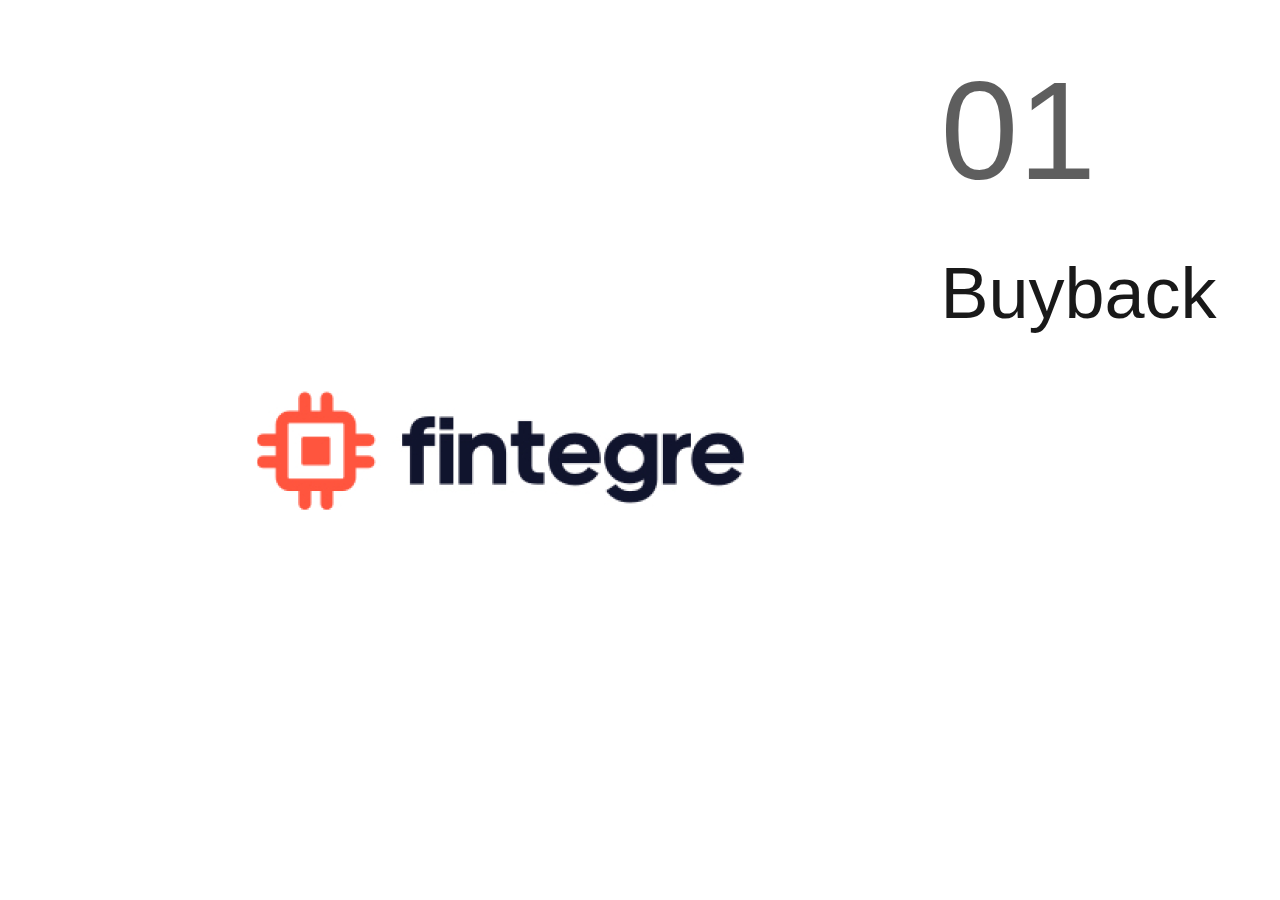
<file: index.html>
<!doctype html>
<html lang="en">
<head>
    <meta charset="UTF-8">
    <meta name="viewport"
          content="width=device-width, user-scalable=no, initial-scale=1.0, maximum-scale=1.0, minimum-scale=1.0">
    <meta http-equiv="X-UA-Compatible" content="ie=edge">
    <title>Fintegre</title>
    <!-- Main Style CSS -->
    <link rel="stylesheet" href="assets/css/reset.css">

    <! -- Home Style CSS -->
    <link rel="stylesheet" href="assets/css/home.style.css">
</head>
<body>
<div>
    <div class="div">
        <div class="column">
            <div class="div-2">
                <img
                        loading="lazy"
                        src="assets/images/3.png" class="img"
                />
            </div>
        </div>
        <div class="column-2">
            <div class="div-3">
                <div class="div-4">01</div>
                <div class="div-5">Buyback</div>
            </div>
        </div>
    </div>
</div>
</body>
</html>
</file>
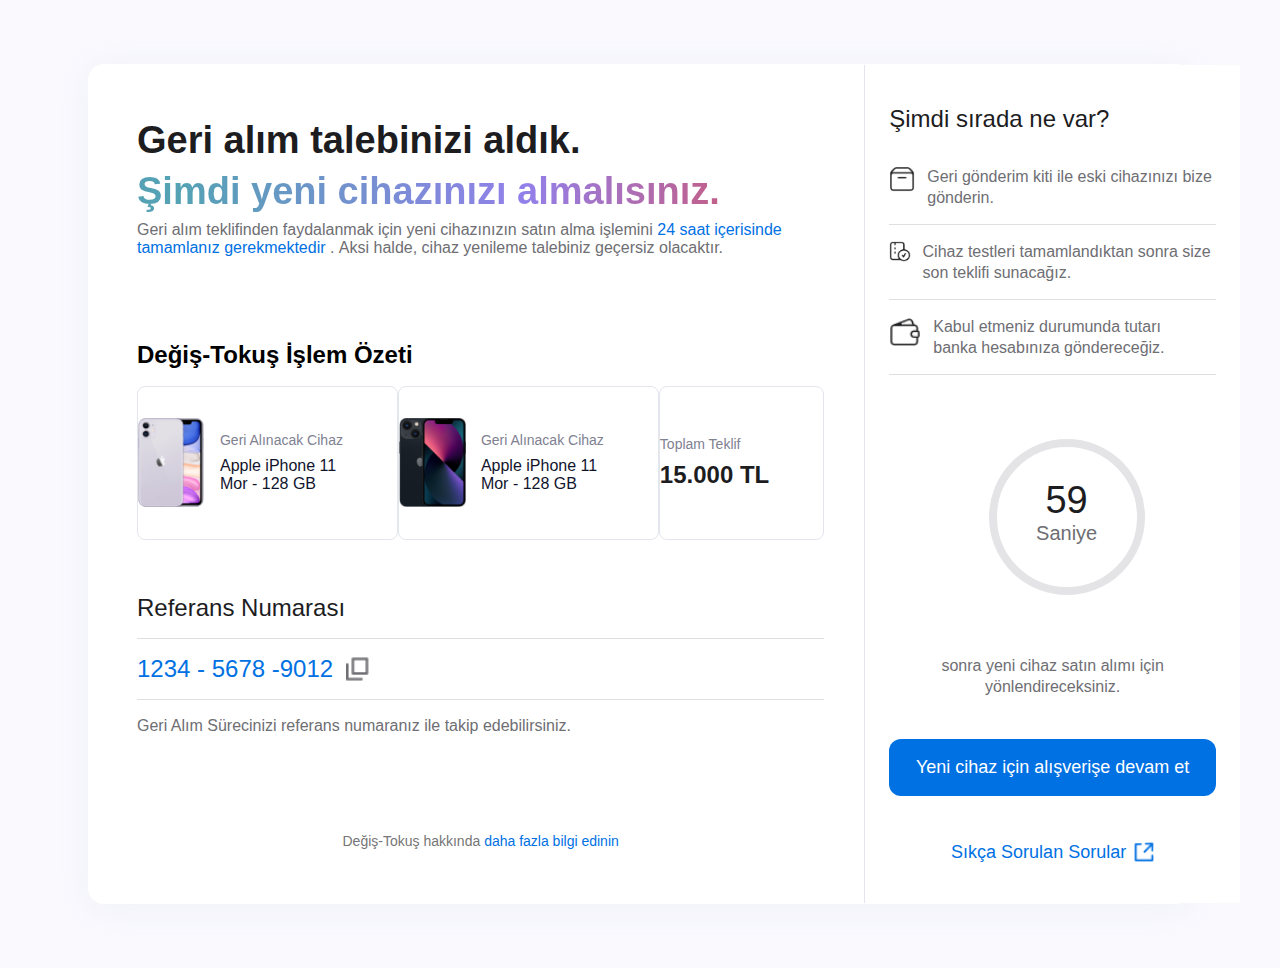
<file: feedback.html>
<!DOCTYPE html>
<html lang="en">
  <head>
    <meta charset="UTF-8" />
    <meta
      name="viewport"
      content="width=device-width, user-scalable=no, initial-scale=1.0, maximum-scale=1.0, minimum-scale=1.0"
    />
    <meta http-equiv="X-UA-Compatible" content="ie=edge" />
    <title>Document</title>

    <!-- Main Style CSS -->
    <link rel="stylesheet" href="assets/css/reset.css" />

    <! -- Feedback Style CSS -->
    <link rel="stylesheet" href="assets/css/feedback.style.css" />
  </head>
  <body>
    <div class="div">
      <div class="div-2">
        <div class="div-3">
          <div class="column">
            <div class="div-4">
              <div class="div-5">Geri alım talebinizi aldık.</div>
              <div class="div-6">Şimdi yeni cihazınızı almalısınız.</div>
              <div class="div-7">
                <span
                  style="
                    font-family: SF Pro Display, -apple-system, Roboto,
                      Helvetica, sans-serif;
                    font-weight: 400;
                    color: rgba(110, 110, 115, 1);
                  "
                >
                  Geri alım teklifinden faydalanmak için yeni cihazınızın satın
                  alma işlemini
                </span>
                <span
                  style="
                    font-family: SF Pro Display, -apple-system, Roboto,
                      Helvetica, sans-serif;
                    font-weight: 500;
                    color: rgba(0, 113, 227, 1);
                  "
                >
                  24 saat içerisinde tamamlanız gerekmektedir
                </span>
                <span
                  style="
                    font-family: SF Pro Display, -apple-system, Roboto,
                      Helvetica, sans-serif;
                    font-weight: 500;
                    color: rgba(110, 110, 115, 1);
                  "
                >
                  .
                </span>
                <span
                  style="
                    font-family: SF Pro Display, -apple-system, Roboto,
                      Helvetica, sans-serif;
                    font-weight: 400;
                    color: rgba(110, 110, 115, 1);
                  "
                >
                  Aksi halde, cihaz yenileme talebiniz geçersiz olacaktır.
                </span>
              </div>
              <div class="div-8">Değiş-Tokuş İşlem Özeti</div>
              <div class="div-center">
                <div class="div-9">
                  <img
                    loading="lazy"
                    src="assets/images/iPhone.png"
                    class="img"
                  />
                  <div class="div-10">
                    <div class="div-11">Geri Alınacak Cihaz</div>
                    <div class="div-12">
                      Apple iPhone 11
                      <br />
                      Mor - 128 GB
                    </div>
                  </div>
                </div>
                <div class="div-9">
                  <img
                    loading="lazy"
                    src="assets/images/iPhoneX.png"
                    class="img"
                  />
                  <div class="div-14">
                    <div class="div-15">Geri Alınacak Cihaz</div>
                    <div class="div-16">
                      Apple iPhone 11
                      <br />
                      Mor - 128 GB
                    </div>
                  </div>
                </div>
                <div class="div-9">
                  <div class="div-18">
                    <div class="div-19">Toplam Teklif</div>
                    <div class="div-20">15.000 TL</div>
                  </div>
                </div>
              </div>
              <div class="div-21">Referans Numarası</div>
              <div class="div-22" id="creditCardDiv">
                <div class="div-23">1234 - 5678 -9012</div>
                <img
                  onclick="copyText()"
                  loading="lazy"
                  src="/assets/images/copy.png"
                  class="img-2"
                />
              </div>
              <div class="div-24">
                Geri Alım Sürecinizi referans numaranız ile takip edebilirsiniz.
              </div>
              <div class="div-25">
                <span style="color: rgba(118, 118, 118, 1)">
                  Değiş-Tokuş hakkında
                </span>
                <span style="color: rgba(0, 113, 227, 1); cursor: pointer">
                  daha fazla bilgi edinin
                </span>
              </div>
            </div>
          </div>
          <div class="column-2">
            <div class="div-26">
              <div class="div-27">Şimdi sırada ne var?</div>
              <div class="div-28">
                <img
                  loading="lazy"
                  src="assets/images/Icon1.png"
                  class="img-3"
                />
                <div class="div-29">
                  Geri gönderim kiti ile eski cihazınızı bize gönderin.
                </div>
              </div>
              <div class="div-30">
                <img
                  loading="lazy"
                  src="assets/images/Icon2.png"
                  class="img-4"
                />
                <div class="div-31">
                  Cihaz testleri tamamlandıktan sonra size son teklifi
                  sunacağız.
                </div>
              </div>
              <div class="div-32">
                <img
                  loading="lazy"
                  src="assets/images/Icon3.png"
                  class="img-5"
                />
                <div class="div-33">
                  Kabul etmeniz durumunda tutarı
                  <br />
                  banka hesabınıza göndereceğiz.
                </div>
              </div>
              <div class="div-34">
                <div class="circle" id="countdown">
                  <div class="div-35">59</div>
                  <div class="div-36">Saniye</div>
                </div>
              </div>
              <div class="div-37">
                sonra yeni cihaz satın alımı için yönlendireceksiniz.
              </div>
              <button class="div-38">Yeni cihaz için alışverişe devam et</button>
              <div class="div-39">
                <div class="div-40">Sıkça Sorulan Sorular</div>
                <img
                  loading="lazy"
                  src="assets/images/Icon4.png"
                  class="img-7"
                />
              </div>
            </div>
          </div>
        </div>
      </div>
    </div>
    <script src="assets/js/feedback.js"></script>
  </body>
</html>
</file>
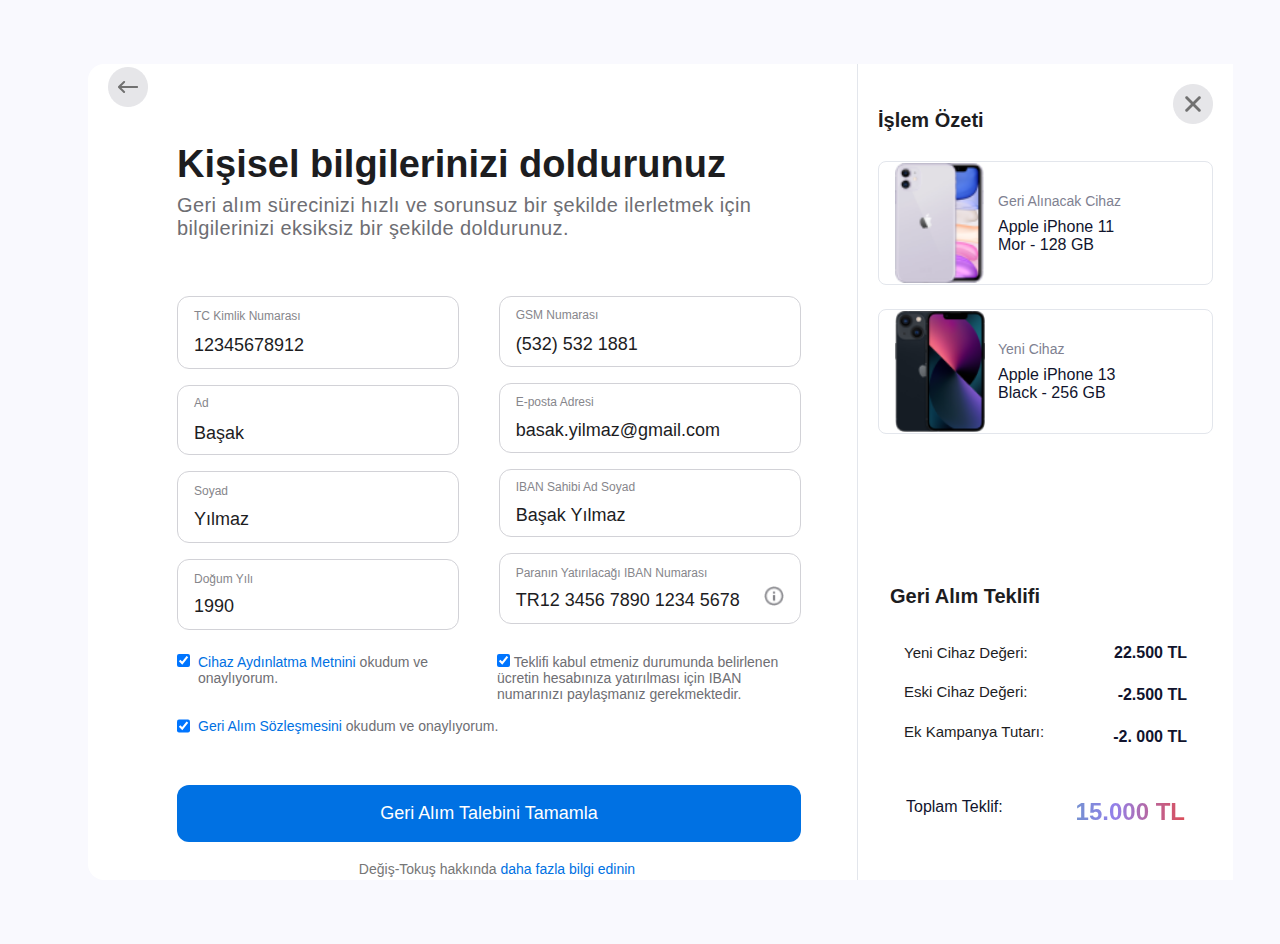
<file: personel-information.html>
<!DOCTYPE html>
<html lang="en">
  <head>
    <meta charset="UTF-8" />
    <meta
      name="viewport"
      content="width=device-width, user-scalable=no, initial-scale=1.0, maximum-scale=1.0, minimum-scale=1.0"
    />
    <meta http-equiv="X-UA-Compatible" content="ie=edge" />
    <title>Fill in your personal information</title>

    <!-- Main Style CSS -->
    <link rel="stylesheet" href="assets/css/reset.css" />

    <!-- Personal Information Style CSS -->
    <link rel="stylesheet" href="assets/css/personel.style.css" />
  </head>
  <body>
    <div class="div">
      <div class="div-2">
        <div class="div-3">
          <div class="column">
            <div class="div-4">
              <img loading="lazy" src="assets/images/Icon.png" class="img" />
              <div class="div-5">
                <div class="div-6">Kişisel bilgilerinizi doldurunuz</div>
                <div class="div-7">
                  Geri alım sürecinizi hızlı ve sorunsuz bir şekilde ilerletmek
                  için bilgilerinizi eksiksiz bir şekilde doldurunuz.
                </div>
                <div class="div-8">
                  <div class="div-9">
                    <div class="column-2">
                      <div class="div-10">
                        <div class="div-11">
                          <div class="div-12">TC Kimlik Numarası</div>
                          <div class="div-13">12345678912</div>
                        </div>
                        <div class="div-14">
                          <div class="div-15">Ad</div>
                          <div class="div-16">Başak</div>
                        </div>
                        <div class="div-17">
                          <div class="div-18">Soyad</div>
                          <div class="div-19">Yılmaz</div>
                        </div>
                        <div class="div-20">
                          <div class="div-21">Doğum Yılı</div>
                          <div class="div-22">1990</div>
                        </div>
                      </div>
                    </div>
                    <div class="column-3">
                      <div class="div-23">
                        <div class="div-24">
                          <div class="div-25">GSM Numarası</div>
                          <div class="div-26">(532) 532 1881</div>
                        </div>
                        <div class="div-27">
                          <div class="div-28">E-posta Adresi</div>
                          <div class="div-29">basak.yilmaz@gmail.com</div>
                        </div>
                        <div class="div-30">
                          <div class="div-31">IBAN Sahibi Ad Soyad</div>
                          <div class="div-32">Başak Yılmaz</div>
                        </div>
                          <div class="div-33 ">
                              <div class="div-34">
                                  <div class="div-35">
                                      Paranın Yatırılacağı IBAN Numarası
                                  </div>
                                  <div class="div-36">TR12 3456 7890 1234 5678</div>
                              </div>
                              <div class="tooltip-container">
                              <img
                                      loading="lazy"
                                      src="assets/images/IconI.png"
                                      class="img-2"
                              />
                              <div class="tooltip-text">Teklifi kabul etmeniz durumunda belirlenen ücretin hesabınıza yatırılması için IBAN numarınızı paylaşmanız gerekmektedir.</div>
                              </div>
                          </div>

                      </div>
                    </div>
                  </div>
                </div>
                <div class="div-37">

                  <div class="div-38">
                    <input type="checkbox"  checked />
                    <div class="div-39">
                      <span style="color: rgba(0, 113, 227, 1)">
                        Cihaz Aydınlatma Metnini
                      </span>
                      <span style="color: rgba(110, 110, 115, 1)">
                        okudum ve onaylıyorum.
                      </span>
                    </div>
                  </div>
                    <div  class="div-40">
                  <input type="checkbox"  checked />
                  <span>
                    Teklifi kabul etmeniz durumunda belirlenen ücretin
                    hesabınıza yatırılması için IBAN numarınızı paylaşmanız
                    gerekmektedir.
                  </span>
                    </div>
                </div>
                <div class="div-41">
                  <input type="checkbox" required  checked />
                  <div class="div-42">
                    <span style="color: rgba(0, 113, 227, 1)">
                      Geri Alım Sözleşmesini
                    </span>
                    <span style="color: rgba(110, 110, 115, 1)">
                      okudum ve onaylıyorum.
                    </span>
                  </div>
                </div>
                <button class="div-43" id="button1" onclick="showLoader()">Geri Alım Talebini Tamamla<span id="loader1" class="loader"></span></button>

                <div class="div-44">
                  <span style="color: rgba(118, 118, 118, 1)">
                    Değiş-Tokuş hakkında
                  </span>
                  <span style="color: rgba(0, 113, 227, 1)">
                    daha fazla bilgi edinin
                  </span>
                </div>
              </div>
            </div>
          </div>
          <div class="column-4">
            <div class="div-45">
              <div class="div-46">
                <div class="div-47">İşlem Özeti</div>
                <img
                  loading="lazy"
                  src="/assets/images/IconX.png"
                  class="img-6"
                />
              </div>
              <div class="div-48">
                <img
                  loading="lazy"
                  src="assets/images/iPhone.png"
                  class="img-7"
                />
                <div class="div-49">
                  <div class="div-50">Geri Alınacak Cihaz</div>
                  <div class="div-51">
                    Apple iPhone 11
                    <br />
                    Mor - 128 GB
                  </div>
                </div>
              </div>
              <div class="div-52">
                <img
                  loading="lazy"
                  src="assets/images/iPhoneX.png"
                  class="img-8"
                />
                <div class="div-53">
                  <div class="div-54">Yeni Cihaz</div>
                  <div class="div-55">
                    Apple iPhone 13
                    <br />
                    Black - 256 GB
                  </div>
                </div>
              </div>
              <div class="div-56">Geri Alım Teklifi</div>
              <div class="div-57">
                <div class="div-58">
                  <div class="div-59">Yeni Cihaz Değeri:</div>
                  <div class="div-60">Eski Cihaz Değeri:</div>
                  <div class="div-61">Ek Kampanya Tutarı:</div>
                </div>
                <div class="div-62">
                  <div class="div-63">22.500 TL</div>
                  <div class="div-64">-2.500 TL</div>
                  <div class="div-65">-2. 000 TL</div>
                </div>
              </div>
              <div class="div-66">
                <div class="div-67">Toplam Teklif:</div>
                <div class="div-68">15.000 TL</div>
              </div>
            </div>
          </div>
        </div>
      </div>
    </div>
    <script src="assets/js/personel.js"></script>
  </body>
</html>
</file>
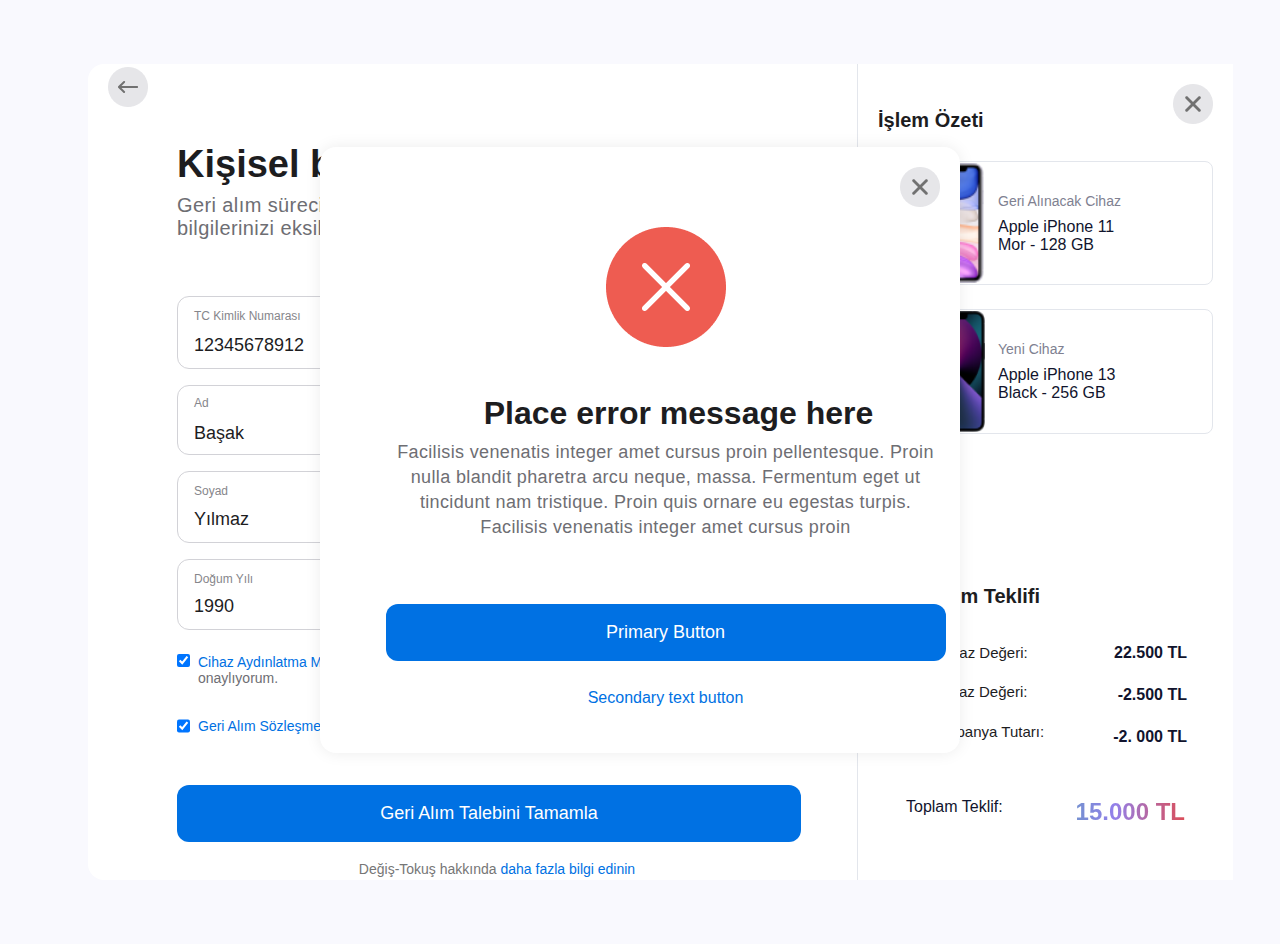
<file: popup-page.html>
<!DOCTYPE html>
<html lang="en">
  <head>
    <meta charset="UTF-8" />
    <meta
      name="viewport"
      content="width=device-width, user-scalable=no, initial-scale=1.0, maximum-scale=1.0, minimum-scale=1.0"
    />
    <meta http-equiv="X-UA-Compatible" content="ie=edge" />
    <title>Document</title>

    <!-- Main Style CSS -->
    <link rel="stylesheet" href="assets/css/reset.css" />


    <! -- Personal Information Style CSS -->
    <link rel="stylesheet" href="assets/css/personel.style.css" />

    <! -- Popup Style CSS -->
    <link rel="stylesheet" href="assets/css/popup.style.css" />
  </head>
  <body onload="openModal()">
    <div class="div z-index">
    <div class="div-2">
      <div class="div-3">
        <div class="column">
          <div class="div-4">
            <img loading="lazy" src="assets/images/Icon.png" class="img" />
            <div class="div-5">
              <div class="div-6">Kişisel bilgilerinizi doldurunuz</div>
              <div class="div-7">
                Geri alım sürecinizi hızlı ve sorunsuz bir şekilde ilerletmek
                için bilgilerinizi eksiksiz bir şekilde doldurunuz.
              </div>
              <div class="div-8">
                <div class="div-9">
                  <div class="column-2">
                    <div class="div-10">
                      <div class="div-11">
                        <div class="div-12">TC Kimlik Numarası</div>
                        <div class="div-13">12345678912</div>
                      </div>
                      <div class="div-14">
                        <div class="div-15">Ad</div>
                        <div class="div-16">Başak</div>
                      </div>
                      <div class="div-17">
                        <div class="div-18">Soyad</div>
                        <div class="div-19">Yılmaz</div>
                      </div>
                      <div class="div-20">
                        <div class="div-21">Doğum Yılı</div>
                        <div class="div-22">1990</div>
                      </div>
                    </div>
                  </div>
                  <div class="column-3">
                    <div class="div-23">
                      <div class="div-24">
                        <div class="div-25">GSM Numarası</div>
                        <div class="div-26">(532) 532 1881</div>
                      </div>
                      <div class="div-27">
                        <div class="div-28">E-posta Adresi</div>
                        <div class="div-29">basak.yilmaz@gmail.com</div>
                      </div>
                      <div class="div-30">
                        <div class="div-31">IBAN Sahibi Ad Soyad</div>
                        <div class="div-32">Başak Yılmaz</div>
                      </div>
                      <div class="div-33 ">
                        <div class="div-34">
                          <div class="div-35">
                            Paranın Yatırılacağı IBAN Numarası
                          </div>
                          <div class="div-36">TR12 3456 7890 1234 5678</div>
                        </div>
                        <div class="tooltip-container">
                          <img
                                  loading="lazy"
                                  src="assets/images/IconI.png"
                                  class="img-2"
                          />
                          <div class="tooltip-text">Teklifi kabul etmeniz durumunda belirlenen ücretin hesabınıza yatırılması için IBAN numarınızı paylaşmanız gerekmektedir.</div>
                        </div>
                      </div>

                    </div>
                  </div>
                </div>
              </div>
              <div class="div-37">

                <div class="div-38">
                  <input type="checkbox"  checked />
                  <div class="div-39">
                      <span style="color: rgba(0, 113, 227, 1)">
                        Cihaz Aydınlatma Metnini
                      </span>
                    <span style="color: rgba(110, 110, 115, 1)">
                        okudum ve onaylıyorum.
                      </span>
                  </div>
                </div>
                <div  class="div-40">
                  <input type="checkbox"  checked />
                  <span>
                    Teklifi kabul etmeniz durumunda belirlenen ücretin
                    hesabınıza yatırılması için IBAN numarınızı paylaşmanız
                    gerekmektedir.
                  </span>
                </div>
              </div>
              <div class="div-41">
                <input type="checkbox" required  checked />
                <div class="div-42">
                    <span style="color: rgba(0, 113, 227, 1)">
                      Geri Alım Sözleşmesini
                    </span>
                  <span style="color: rgba(110, 110, 115, 1)">
                      okudum ve onaylıyorum.
                    </span>
                </div>
              </div>
              <button class="div-43" id="button1" onclick="showLoader()">Geri Alım Talebini Tamamla<span id="loader1" class="loader"></span></button>

              <div class="div-44">
                  <span style="color: rgba(118, 118, 118, 1)">
                    Değiş-Tokuş hakkında
                  </span>
                <span style="color: rgba(0, 113, 227, 1)">
                    daha fazla bilgi edinin
                  </span>
              </div>
            </div>
          </div>
        </div>
        <div class="column-4">
          <div class="div-45">
            <div class="div-46">
              <div class="div-47">İşlem Özeti</div>
              <img
                      loading="lazy"
                      src="/assets/images/IconX.png"
                      class="img-6"
              />
            </div>
            <div class="div-48">
              <img
                      loading="lazy"
                      src="assets/images/iPhone.png"
                      class="img-7"
              />
              <div class="div-49">
                <div class="div-50">Geri Alınacak Cihaz</div>
                <div class="div-51">
                  Apple iPhone 11
                  <br />
                  Mor - 128 GB
                </div>
              </div>
            </div>
            <div class="div-52">
              <img
                      loading="lazy"
                      src="assets/images/iPhoneX.png"
                      class="img-8"
              />
              <div class="div-53">
                <div class="div-54">Yeni Cihaz</div>
                <div class="div-55">
                  Apple iPhone 13
                  <br />
                  Black - 256 GB
                </div>
              </div>
            </div>
            <div class="div-56">Geri Alım Teklifi</div>
            <div class="div-57">
              <div class="div-58">
                <div class="div-59">Yeni Cihaz Değeri:</div>
                <div class="div-60">Eski Cihaz Değeri:</div>
                <div class="div-61">Ek Kampanya Tutarı:</div>
              </div>
              <div class="div-62">
                <div class="div-63">22.500 TL</div>
                <div class="div-64">-2.500 TL</div>
                <div class="div-65">-2. 000 TL</div>
              </div>
            </div>
            <div class="div-66">
              <div class="div-67">Toplam Teklif:</div>
              <div class="div-68">15.000 TL</div>
            </div>
          </div>
        </div>
      </div>
    </div>
  </div>
    <div class="container">
      <div class="popup-div" id="myModal">
        <div class="popup-div-1">
          <img loading="lazy" src="assets/images/IconX.png" class="popup-img" onclick="closeModal()" />
          <img

            loading="lazy"
            src="assets/images/RedX.png"
            class="popup-img-2"
          />
          <div class="popup-div-2">Place error message here</div>
          <div class="popup-div-3">
            Facilisis venenatis integer amet cursus proin pellentesque. Proin
            nulla blandit pharetra arcu neque, massa. Fermentum eget ut
            tincidunt nam tristique. Proin quis ornare eu egestas turpis.
            <br />
            Facilisis venenatis integer amet cursus proin
          </div>
          <div class="popup-div-4">Primary Button</div>
          <div class="popup-div-5">Secondary text button</div>
        </div>
      </div>
    </div>
    <script src="assets/js/popup.js"></script>
    <script src="assets/js/personel.js"></script>
  </body>
</html>
</file>
<file: assets/css/home.style.css>
.div {
    gap: 20px;
    display: flex;
}
@media (max-width: 991px) {
    .div {
        flex-direction: column;
        align-items: stretch;
        gap: 0px;
    }
}
.column {
    display: flex;
    flex-direction: column;
    line-height: normal;
    width: 71%;
    margin-left: 0px;
}
@media (max-width: 991px) {
    .column {
        width: 100%;
    }
}
.div-2 {
    justify-content: center;
    align-items: center;
    background-color: var(--Primary-White, #fff);
    display: flex;
    flex-grow: 1;
    flex-direction: column;
    width: 100%;
    padding: 50px 60px;
}
@media (max-width: 991px) {
    .div-2 {
        max-width: 100%;
        margin-top: 40px;
        padding: 0 20px;
    }
}
.img {
    aspect-ratio: 4.06;
    object-fit: contain;
    object-position: center;
    width: 487px;
    overflow: hidden;
    max-width: 100%;
    margin: 340px 0 262px;
}
@media (max-width: 991px) {
    .img {
        margin: 40px 0;
    }
}
.column-2 {
    display: flex;
    flex-direction: column;
    line-height: normal;
    width: 29%;
    margin-left: 20px;
}
@media (max-width: 991px) {
    .column-2 {
        width: 100%;
    }
}
.div-3 {
    display: flex;
    margin-top: 50px;
    flex-direction: column;
    padding: 0 20px;
}
@media (max-width: 991px) {
    .div-3 {
        margin-top: 40px;
    }
}
.div-4 {
    color: var(--Text-Secondary, rgba(25, 25, 25, 0.7));
    font: 100 140px Inter, sans-serif;
}
@media (max-width: 991px) {
    .div-4 {
        font-size: 40px;
    }
}
.div-5 {
    color: var(--Text-Primary, #191919);
    margin-top: 24px;
    white-space: nowrap;
    font: 500 72px/160% Inter, sans-serif;
}
@media (max-width: 991px) {
    .div-5 {
        font-size: 40px;
        white-space: initial;
    }
}
</file>
<file: assets/css/feedback.style.css>
.div {
    justify-content: center;
    background-color: #f9f9fe;
    display: flex;
    flex-direction: column;
    padding: 50px 60px;
}
@media (max-width: 991px) {
    .div {
        padding: 0 20px;
    }
}
.div-2 {
    border-radius: 16px;
    border: 1px solid var(--divider, rgba(0, 0, 0, 0));
    box-shadow: 0px 4px 31px 0px rgba(227, 230, 236, 0.4);
    background-color: var(--Fintegre-White, #fff);
    padding-left: 48px;
    margin: 14px 28px;
}
@media (max-width: 991px) {
    .div-2 {
        max-width: 100%;
        margin-right: 10px;
        padding-left: 20px;
    }
}
.div-3 {
    gap: 20px;
    display: flex;
}
@media (max-width: 991px) {
    .div-3 {
        flex-direction: column;
        align-items: stretch;
        gap: 0px;
    }
}
.column {
    display: flex;
    flex-direction: column;
    line-height: normal;
    width: 69%;
    margin-left: 0px;
}
@media (max-width: 991px) {
    .column {
        width: 100%;
    }
}
.div-4 {
    display: flex;
    flex-direction: column;
    margin: auto 0;
}
@media (max-width: 991px) {
    .div-4 {
        max-width: 100%;
        margin-top: 40px;
    }
}
.div-5 {
    color: #1d1d1f;
    font: 700 38px SF Pro Display, sans-serif;
}
@media (max-width: 991px) {
    .div-5 {
        max-width: 100%;
    }
}
.div-6 {
    background: linear-gradient(
            90deg,
            #54a2b4 6.23%,
            #9280ea 56.33%,
            #db4e59 99.62%
    );
    background-clip: text;
    -webkit-background-clip: text;
    -webkit-text-fill-color: transparent;
    margin-top: 8px;
    font: 700 38px SF Pro Display, sans-serif;
}
@media (max-width: 991px) {
    .div-6 {
        max-width: 100%;
    }
}
.div-7 {
    color: #6e6e73;
    margin-top: 8px;
    font: 400 16px SF Pro Display, sans-serif;
}
@media (max-width: 991px) {
    .div-7 {
        max-width: 100%;
    }
}
.div-8 {
    color: #000;
    margin-top: 84px;
    font: 600 24px SF Pro Display, sans-serif;
}
@media (max-width: 991px) {
    .div-8 {
        max-width: 100%;
        margin-top: 40px;
    }
}
.div-center{
    display: flex;
    align-items: center;
    justify-content: start;
}
.div-9 {
    height: 150px;
    border-radius: 8px;
    border: 1px solid var(--shadow, #e3e6ec);
    display: flex;
    margin-top: 17px;
    align-items: center;
    justify-content: space-between;
    gap: 15px;
    padding: 1px 54px 1px 0;
}
@media (max-width: 991px) {
    .div-9 {
        height: 100%;
        max-width: 100%;
        flex-wrap: wrap;
        padding-right: 20px;
    }
}
.img {
    aspect-ratio: 0.67;
    object-fit: contain;
    object-position: center;
    width: 80px;
    justify-content: center;
    align-items: center;
    overflow: hidden;
    align-self: stretch;
    max-width: 100%;
}
.div-10 {
    display: flex;
    flex-grow: 1;
    flex-basis: 0%;
    flex-direction: column;
    margin: auto 0;
}
.div-11 {
    color: var(--text-light, #808191);
    white-space: nowrap;
    font: 500 14px SF Pro Display, sans-serif;
}
@media (max-width: 991px) {
    .div-11 {
        white-space: initial;
    }
}
.div-12 {
    color: var(--text-active, #11142d);
    margin-top: 9px;
    font: 500 16px SF Pro Display, sans-serif;
}
.div-13 {
    background-color: #e3e6ec;
    align-self: stretch;
    width: 1px;
    height: 121px;
}
.div-14 {
    display: flex;
    flex-grow: 1;
    flex-basis: 0%;
    flex-direction: column;
    margin: auto 0;
}
.div-15 {
    color: var(--text-light, #808191);
    white-space: nowrap;
    font: 500 14px SF Pro Display, sans-serif;
}
@media (max-width: 991px) {
    .div-15 {
        white-space: initial;
    }
}
.div-16 {
    color: var(--text-active, #11142d);
    margin-top: 9px;
    font: 500 16px SF Pro Display, sans-serif;
}
.div-17 {
    background-color: #e3e6ec;
    align-self: stretch;
    width: 1px;
    height: 121px;
}
.div-18 {
    display: flex;
    flex-grow: 1;
    flex-basis: 0%;
    flex-direction: column;
    margin: auto 0;
}
.div-19 {
    color: var(--text-light, #808191);
    font: 500 14px SF Pro Display, sans-serif;
}
.div-20 {
    color: #1d1d1f;
    margin-top: 9px;
    white-space: nowrap;
    font: 700 24px SF Pro Display, sans-serif;
}
@media (max-width: 991px) {
    .div-20 {
        white-space: initial;
    }
}
.div-21 {
    color: #1d1d1f;
    margin-top: 54px;
    font: 500 24px SF Pro Display, sans-serif;
}
@media (max-width: 991px) {
    .div-21 {
        max-width: 100%;
        margin-top: 40px;
    }
}
.div-22 {
    border-top: 1px solid rgba(210, 210, 215, 0.7);
    border-bottom: 1px solid rgba(210, 210, 215, 0.7);
    display: flex;
    margin-top: 16px;
    gap: 12px;
    padding: 16px 80px 16px 0;
}
@media (max-width: 991px) {
    .div-22 {
        max-width: 100%;
        flex-wrap: wrap;
        padding-right: 20px;
    }
}
.div-23 {
    color: #0071e3;
    white-space: nowrap;
    font: 500 24px SF Pro Display, sans-serif;
}
@media (max-width: 991px) {
    .div-23 {
        white-space: initial;
    }
}
.img-2 {
    aspect-ratio: 1;
    object-fit: contain;
    object-position: center;
    width: 24px;
    overflow: hidden;
    align-self: center;
    max-width: 100%;
    margin: auto 0;
    cursor: pointer;
}
.div-24 {
    color: #6e6e73;
    margin-top: 16px;
    font: 400 16px/128% SF Pro Display, -apple-system, Roboto, Helvetica,
    sans-serif;
}
@media (max-width: 991px) {
    .div-24 {
        max-width: 100%;
    }
}
.div-25 {
    color: #0071e3;
    text-align: center;
    margin-top: 97px;
    font: 400 14px SF Pro Display, sans-serif;
}
@media (max-width: 991px) {
    .div-25 {
        max-width: 100%;
        margin-top: 40px;
    }
}
.column-2 {
    display: flex;
    flex-direction: column;
    line-height: normal;
    width: 31%;
    margin-left: 20px;
}
@media (max-width: 991px) {
    .column-2 {
        width: 100%;
        margin-left: 0px;
    }
}
.div-26 {
    border-left: 1px solid #e3e6ec;
    background-color: var(--Fintegre-White, #fff);
    display: flex;
    width: 100%;
    flex-grow: 1;
    flex-direction: column;
    margin: 0 auto;
    padding: 40px 24px;
}
@media (max-width: 991px) {
    .div-26 {
        margin-top: 40px;
        padding: 0 20px;
    }
}
.div-27 {
    color: #1d1d1f;
    align-self: stretch;
    font: 500 24px SF Pro Display, sans-serif;
}
.div-28 {
    align-items: start;
    border-bottom: 1px solid rgba(210, 210, 215, 0.7);
    align-self: stretch;
    display: flex;
    margin-top: 17px;
    justify-content: space-between;
    gap: 12px;
    padding: 16px 0;
}
.img-3 {
    aspect-ratio: 1;
    object-fit: contain;
    object-position: center;
    width: 32px;
    overflow: hidden;
    max-width: 100%;
}
.div-29 {
    color: #6e6e73;
    align-self: stretch;
    flex-grow: 1;
    flex-basis: auto;
    font: 400 16px/21px SF Pro Display, -apple-system, Roboto, Helvetica,
    sans-serif;
}
.div-30 {
    align-items: start;
    border-bottom: 1px solid rgba(210, 210, 215, 0.7);
    align-self: stretch;
    display: flex;
    justify-content: space-between;
    gap: 12px;
    padding: 16px 0;
}
.img-4 {
    aspect-ratio: 1;
    object-fit: contain;
    object-position: center;
    width: 32px;
    overflow: hidden;
    max-width: 100%;
}
.div-31 {
    color: #6e6e73;
    align-self: stretch;
    flex-grow: 1;
    flex-basis: auto;
    font: 400 16px/21px SF Pro Display, -apple-system, Roboto, Helvetica,
    sans-serif;
}
.div-32 {
    align-items: start;
    border-bottom: 1px solid rgba(210, 210, 215, 0.7);
    align-self: stretch;
    display: flex;
    justify-content: space-between;
    gap: 12px;
    padding: 16px 0;
}
.img-5 {
    aspect-ratio: 1;
    object-fit: contain;
    object-position: center;
    width: 32px;
    overflow: hidden;
    max-width: 100%;
}
.div-33 {
    color: #6e6e73;
    align-self: stretch;
    flex-grow: 1;
    flex-basis: auto;
    font: 400 16px/21px SF Pro Display, -apple-system, Roboto, Helvetica,
    sans-serif;
}
.div-34 {
    stroke-width: 8px;
    border-radius: 50%;
    align-self: center;
    justify-content: center;
    display: flex;
    margin-top: 64px;
    width: 140px;
    max-width: 100%;
    flex-direction: column;
    align-items: center;
    padding: 0 14px 31px 42px;
}
@media (max-width: 991px) {
    .div-34 {
        padding-left: 20px;
        margin-top: 40px;
    }
}
.img-6 {
    aspect-ratio: 1.7;
    object-fit: contain;
    object-position: center;
    width: 56px;
    overflow: hidden;
    border-radius: 50%;
    max-width: 100%;
}
.div-35 {
    color: #1d1d1f;
    text-align: center;
    align-self: stretch;
    margin-top: 32px;
    font: 500 38px SF Pro Display, sans-serif;

}
.div-36 {
    color: #6e6e73;
    text-align: center;
    align-self: stretch;
    white-space: nowrap;
    font: 400 20px SF Pro Display, sans-serif;
}
@media (max-width: 991px) {
    .div-36 {
        white-space: initial;
    }
}
.div-37 {
    color: #6e6e73;
    text-align: center;
    margin-top: 29px;
    font: 400 16px/21px SF Pro Display, -apple-system, Roboto, Helvetica,
    sans-serif;
}
.div-38 {
    cursor: pointer;
    color: #fff;
    white-space: nowrap;
    justify-content: center;
    border-radius: 12px;
    background-color: #0071e3;
    align-self: stretch;
    margin-top: 42px;
    padding: 18px 20px;
    font: 500 18px SF Pro Display, sans-serif;
}
@media (max-width: 991px) {
    .div-38 {
        white-space: initial;
        margin-top: 40px;
    }
}
.div-39 {
    align-self: center;
    display: flex;
    margin-top: 46px;
    gap: 8px;
}
@media (max-width: 991px) {
    .div-39 {
        margin-top: 40px;
    }
}
.div-40 {
    cursor: pointer;
    color: #0071e3;
    flex-grow: 1;
    white-space: nowrap;
    font: 500 18px SF Pro Display, sans-serif;
}
@media (max-width: 991px) {
    .div-40 {
        white-space: initial;
    }
}

.img-7 {
    aspect-ratio: 1;
    object-fit: contain;
    object-position: center;
    width: 20px;
    overflow: hidden;
    align-self: start;
    max-width: 100%;
}

.circle-container {
    display: flex;
    align-items: center;
    justify-content: center;
}
.circle {
    width: 140px;
    height: 140px;
    top: 371px;
    left: 105px;
    border: 8px solid  rgba(210, 210, 215, 0.6);
    border-radius: 50%;
}
</file>
<file: assets/css/personel.style.css>
.div {
    justify-content: center;
    background-color: #f9f9fe;
    display: flex;
    flex-direction: column;
    padding: 50px 60px;
}
@media (max-width: 991px) {
    .div {
        padding: 0 20px;
    }
}
.div-2 {
    border-radius: 16px;
    background-color: #fff;
    padding-left: 20px;
    margin: 14px 28px;
}
@media (max-width: 991px) {
    .div-2 {
        max-width: 100%;
        margin-right: 10px;
    }
}
.div-3 {
    gap: 20px;
    display: flex;
}
@media (max-width: 991px) {
    .div-3 {
        flex-direction: column;
        align-items: stretch;
        gap: 0px;
    }
}
.column {
    display: flex;
    flex-direction: column;
    line-height: normal;
    width: 69%;
    margin-left: 0px;
}
@media (max-width: 991px) {
    .column {
        width: 100%;
    }
}
.div-4 {
    display: flex;
    flex-direction: column;
    align-items: start;
    margin: auto 0;
}
@media (max-width: 991px) {
    .div-4 {
        max-width: 100%;
        margin-top: 40px;
    }
}
.img {
    aspect-ratio: 1;
    object-fit: contain;
    object-position: center;
    width: 40px;
    justify-content: center;
    align-items: center;
    overflow: hidden;
    max-width: 100%;
}
.div-5 {
    align-self: end;
    display: flex;
    margin-top: 36px;
    width: 640px;
    max-width: 100%;
    flex-direction: column;
}
.div-6 {
    color: #1d1d1f;
    align-self: stretch;
    font: 700 38px SF Pro Display, sans-serif;
}
@media (max-width: 991px) {
    .div-6 {
        max-width: 100%;
    }
}
.div-7 {
    color: #6e6e73;
    letter-spacing: 0.4px;
    align-self: stretch;
    margin-top: 8px;
    font: 400 20px SF Pro Display, sans-serif;
}
@media (max-width: 991px) {
    .div-7 {
        max-width: 100%;
    }
}
.div-8 {
    align-self: stretch;
    margin: 56px 16px 0 0;
}
@media (max-width: 991px) {
    .div-8 {
        max-width: 100%;
        margin: 40px 10px 0 0;
    }
}
.div-9 {
    gap: 20px;
    display: flex;
}
@media (max-width: 991px) {
    .div-9 {
        flex-direction: column;
        align-items: stretch;
        gap: 0px;
    }
}
.column-2 {
    display: flex;
    flex-direction: column;
    line-height: normal;
    width: 50%;
    margin-left: 0px;
}
@media (max-width: 991px) {
    .column-2 {
        width: 100%;
    }
}
.div-10 {
    display: flex;
    flex-grow: 1;
    flex-direction: column;
}
@media (max-width: 991px) {
    .div-10 {
        margin-top: 16px;
    }
}
.div-11 {
    justify-content: center;
    align-items: start;
    border-radius: 12px;
    border: 1px solid #d2d2d7;
    background-color: #fff;
    display: flex;
    flex-direction: column;
    padding: 12px 80px 12px 16px;
}
@media (max-width: 991px) {
    .div-11 {
        padding-right: 20px;
    }
}
.div-12 {
    color: #86868b;
    white-space: nowrap;
    font: 400 12px SF Pro Display, sans-serif;
}
@media (max-width: 991px) {
    .div-12 {
        white-space: initial;
    }
}
.div-13 {
    color: #1d1d1f;
    margin-top: 12px;
    white-space: nowrap;
    font: 400 18px SF Pro Display, sans-serif;
}
@media (max-width: 991px) {
    .div-13 {
        white-space: initial;
    }
}
.div-14 {
    justify-content: center;
    align-items: start;
    border-radius: 12px;
    border: 1px solid #d2d2d7;
    background-color: #fff;
    display: flex;
    margin-top: 16px;
    flex-direction: column;
    padding: 10px 80px 10px 16px;
}
@media (max-width: 991px) {
    .div-14 {
        padding-right: 20px;
    }
}
.div-15 {
    color: #86868b;
    white-space: nowrap;
    font: 400 12px SF Pro Display, sans-serif;
}
@media (max-width: 991px) {
    .div-15 {
        white-space: initial;
    }
}
.div-16 {
    color: #1d1d1f;
    margin-top: 13px;
    white-space: nowrap;
    font: 400 18px SF Pro Display, sans-serif;
}
@media (max-width: 991px) {
    .div-16 {
        white-space: initial;
    }
}
.div-17 {
    justify-content: center;
    align-items: start;
    border-radius: 12px;
    border: 1px solid #d2d2d7;
    background-color: #fff;
    display: flex;
    margin-top: 16px;
    flex-direction: column;
    padding: 12px 80px 12px 16px;
}
@media (max-width: 991px) {
    .div-17 {
        padding-right: 20px;
    }
}
.div-18 {
    color: #86868b;
    white-space: nowrap;
    font: 400 12px SF Pro Display, sans-serif;
}
@media (max-width: 991px) {
    .div-18 {
        white-space: initial;
    }
}
.div-19 {
    color: #1d1d1f;
    margin-top: 11px;
    white-space: nowrap;
    font: 400 18px SF Pro Display, sans-serif;
}
@media (max-width: 991px) {
    .div-19 {
        white-space: initial;
    }
}
.div-20 {
    justify-content: center;
    align-items: start;
    border-radius: 12px;
    border: 1px solid #d2d2d7;
    background-color: #fff;
    display: flex;
    margin-top: 16px;
    flex-direction: column;
    padding: 12px 80px 12px 16px;
}
@media (max-width: 991px) {
    .div-20 {
        padding-right: 20px;
    }
}
.div-21 {
    color: #86868b;
    white-space: nowrap;
    font: 400 12px SF Pro Display, sans-serif;
}
@media (max-width: 991px) {
    .div-21 {
        white-space: initial;
    }
}
.div-22 {
    color: #1d1d1f;
    margin-top: 10px;
    white-space: nowrap;
    font: 400 18px SF Pro Display, sans-serif;
}
@media (max-width: 991px) {
    .div-22 {
        white-space: initial;
    }
}
.column-3 {
    display: flex;
    flex-direction: column;
    line-height: normal;
    width: 50%;
    margin-left: 20px;
}
@media (max-width: 991px) {
    .column-3 {
        width: 100%;
    }
}
.div-23 {
    display: flex;
    flex-grow: 1;
    flex-direction: column;
}
@media (max-width: 991px) {
    .div-23 {
        margin-top: 16px;
    }
}
.div-24 {
    justify-content: center;
    align-items: start;
    border-radius: 12px;
    border: 1px solid #d2d2d7;
    background-color: #fff;
    display: flex;
    flex-direction: column;
    padding: 11px 80px 11px 16px;
}
@media (max-width: 991px) {
    .div-24 {
        padding-right: 20px;
    }
}
.div-25 {
    color: #86868b;
    font: 400 12px SF Pro Display, sans-serif;
}
.div-26 {
    color: #1d1d1f;
    margin-top: 12px;
    white-space: nowrap;
    font: 400 18px SF Pro Display, sans-serif;
}
@media (max-width: 991px) {
    .div-26 {
        white-space: initial;
    }
}
.div-27 {
    justify-content: center;
    align-items: start;
    border-radius: 12px;
    border: 1px solid #d2d2d7;
    background-color: #fff;
    display: flex;
    margin-top: 16px;
    flex-direction: column;
    padding: 11px 80px 11px 16px;
}
@media (max-width: 991px) {
    .div-27 {
        padding-right: 20px;
    }
}
.div-28 {
    color: #86868b;
    font: 400 12px SF Pro Display, sans-serif;
}
.div-29 {
    color: #1d1d1f;
    margin-top: 11px;
    white-space: nowrap;
    font: 400 18px SF Pro Display, sans-serif;
}
@media (max-width: 991px) {
    .div-29 {
        white-space: initial;
    }
}
.div-30 {
    justify-content: center;
    align-items: start;
    border-radius: 12px;
    border: 1px solid #d2d2d7;
    background-color: #fff;
    display: flex;
    margin-top: 16px;
    flex-direction: column;
    padding: 10px 80px 10px 16px;
}
@media (max-width: 991px) {
    .div-30 {
        padding-right: 20px;
    }
}
.div-31 {
    color: #86868b;
    white-space: nowrap;
    font: 400 12px SF Pro Display, sans-serif;
}
@media (max-width: 991px) {
    .div-31 {
        white-space: initial;
    }
}
.div-32 {
    color: #1d1d1f;
    margin-top: 11px;
    white-space: nowrap;
    font: 400 18px SF Pro Display, sans-serif;
}
@media (max-width: 991px) {
    .div-32 {
        white-space: initial;
    }
}
.div-33 {
    border-radius: 12px;
    border: 1px solid #d2d2d7;
    background-color: #fff;
    display: flex;
    margin-top: 16px;
    justify-content: space-between;
    gap: 20px;
    padding: 12px 16px;
}
.div-34 {
    display: flex;
    flex-grow: 1;
    flex-basis: 0%;
    flex-direction: column;
}
.div-35 {
    color: #86868b;
    font: 400 12px SF Pro Display, sans-serif;
}
.div-36 {
    color: #1d1d1f;
    margin-top: 10px;
    white-space: nowrap;
    font: 400 18px SF Pro Display, sans-serif;
}
@media (max-width: 991px) {
    .div-36 {
        white-space: initial;
    }
}
.img-2 {
    aspect-ratio: 1;
    object-fit: contain;
    object-position: center;
    width: 20px;
    overflow: hidden;
    align-self: center;
    max-width: 100%;
    margin: auto 0;
    cursor: pointer;
}
.div-37 {
    display: grid;
    grid-template-columns: repeat(2, 1fr);
    gap: 16px;
    margin: 24px 16px 0 0;
}
.div-37-span{
    grid-column: span 2;
}
@media (max-width: 991px) {
    .div-37 {
        max-width: 100%;
        margin-right: 10px;
        flex-wrap: wrap;
        justify-content: center;
    }
}
.div-38 {
    align-items: start;
    display: flex;
    justify-content: space-between;
    gap: 8px;
}
.img-3 {
    aspect-ratio: 1;
    object-fit: contain;
    object-position: center;
    width: 20px;
    overflow: hidden;
    max-width: 100%;
}
.div-39 {
    color: #6e6e73;
    align-self: stretch;
    flex-grow: 1;
    flex-basis: auto;
    font: 500 14px SF Pro Display, sans-serif;
}
.img-4 {
    aspect-ratio: 1;
    object-fit: contain;
    object-position: center;
    width: 20px;
    overflow: hidden;
    align-self: start;
    max-width: 100%;
}
.div-40 {
    color: #6e6e73;
    align-self: center;
    z-index: 1;
    flex-grow: 1;
    flex-basis: auto;
    margin: auto 0;
    font: 400 14px SF Pro Display, sans-serif;
}
.div-41 {
    align-self: start;
    display: flex;
    margin-top: 16px;
    gap: 8px;
}
.img-5 {
    aspect-ratio: 1;
    object-fit: contain;
    object-position: center;
    width: 20px;
    overflow: hidden;
    max-width: 100%;
}
.div-42 {
    justify-content: center;
    color: #6e6e73;
    flex-grow: 1;
    white-space: nowrap;
    font: 500 14px SF Pro Display, sans-serif;
}
@media (max-width: 991px) {
    .div-42 {
        white-space: initial;
    }
}
.div-43 {
    cursor: pointer;
    color: #fff;
    display: flex;
    white-space: nowrap;
    justify-content: center;
    align-items: center;
    border-radius: 12px;
    background-color: #0071e3;
    align-self: stretch;
    margin: 51px 16px 0 0;
    padding: 18px 60px;
    font: 500 18px SF Pro Display, sans-serif;
}
@media (max-width: 991px) {
    .div-43 {
        white-space: initial;
        max-width: 100%;
        margin: 40px 10px 0 0;
        padding: 0 20px;
    }
}
.div-44 {
    color: #0071e3;
    text-align: center;
    align-self: center;
    margin-top: 19px;
    white-space: nowrap;
    font: 400 14px SF Pro Display, sans-serif;
}
@media (max-width: 991px) {
    .div-44 {
        white-space: initial;
    }
}
.column-4 {
    display: flex;
    flex-direction: column;
    line-height: normal;
    width: 31%;
    margin-left: 20px;
}
@media (max-width: 991px) {
    .column-4 {
        width: 100%;
    }
}
.div-45 {
    border-left: 1px solid #e3e6ec;
    background-color: var(--Fintegre-White, #fff);
    display: flex;
    width: 100%;
    flex-grow: 1;
    flex-direction: column;
    margin: 0 auto;
    padding: 20px 20px 50px;
}
@media (max-width: 991px) {
    .div-45 {
        margin-top: 40px;
    }
}
.div-46 {
    align-self: stretch;
    display: flex;
    align-items: end;
    justify-content: space-between;
    gap: 20px;
}
.div-47 {
    justify-content: center;
    color: #1d1d1f;
    font-feature-settings: "clig" off, "liga" off;
    margin-top: 25px;
    font: 700 20px SF Pro Display, sans-serif;
}
.img-6 {
    aspect-ratio: 1;
    object-fit: contain;
    object-position: center;
    width: 40px;
    fill: #e6e6e9;
    overflow: hidden;
    align-self: start;
    max-width: 100%;
}
.div-48 {
    justify-content: space-between;
    border-radius: 8px;
    border: 1px solid var(--shadow, #e3e6ec);
    align-self: stretch;
    display: flex;
    margin-top: 29px;
    gap: 8px;
    padding: 1px 11px;
}
.img-7 {
    aspect-ratio: 0.83;
    object-fit: contain;
    object-position: center;
    width: 100px;
    justify-content: center;
    align-items: center;
    overflow: hidden;
    max-width: 100%;
}
.div-49 {
    align-self: center;
    display: flex;
    flex-grow: 1;
    flex-basis: 0%;
    flex-direction: column;
    margin: auto 0;
}
.div-50 {
    color: var(--text-light, #808191);
    font-feature-settings: "clig" off, "liga" off;
    font: 500 14px SF Pro Display, sans-serif;
}
.div-51 {
    color: var(--text-active, #11142d);
    font-feature-settings: "clig" off, "liga" off;
    margin-top: 9px;
    font: 500 16px SF Pro Display, sans-serif;
}
.div-52 {
    justify-content: space-between;
    border-radius: 8px;
    border: 1px solid var(--shadow, #e3e6ec);
    align-self: stretch;
    display: flex;
    margin-top: 24px;
    gap: 8px;
    padding: 1px 11px;
}
.img-8 {
    aspect-ratio: 0.83;
    object-fit: contain;
    object-position: center;
    width: 100px;
    overflow: hidden;
    max-width: 100%;
}
.div-53 {
    align-self: center;
    display: flex;
    flex-grow: 1;
    flex-basis: 0%;
    flex-direction: column;
    margin: auto 0;
}
.div-54 {
    color: var(--text-light, #808191);
    font-feature-settings: "clig" off, "liga" off;
    font: 500 14px SF Pro Display, sans-serif;
}
.div-55 {
    color: var(--text-active, #11142d);
    font-feature-settings: "clig" off, "liga" off;
    margin-top: 9px;
    font: 500 16px SF Pro Display, sans-serif;
}
.div-56 {
    justify-content: center;
    color: #1d1d1f;
    font-feature-settings: "clig" off, "liga" off;
    align-self: start;
    width: 282px;
    margin: 151px 0 0 12px;
    font: 700 20px SF Pro Display, sans-serif;
}
@media (max-width: 991px) {
    .div-56 {
        margin: 40px 0 0 10px;
    }
}
.div-57 {
    align-self: center;
    display: flex;
    margin-top: 33px;
    width: 283px;
    max-width: 100%;
    justify-content: space-between;
    gap: 20px;
    padding: 3px 0;
}
.div-58 {
    display: flex;
    flex-direction: column;
}
.div-59 {
    color: #1d1d1f;
    white-space: nowrap;
    font: 400 15px SF Pro Display, sans-serif;
}
@media (max-width: 991px) {
    .div-59 {
        white-space: initial;
    }
}
.div-60 {
    color: #1d1d1f;
    margin-top: 22px;
    white-space: nowrap;
    font: 400 15px SF Pro Display, sans-serif;
}
@media (max-width: 991px) {
    .div-60 {
        white-space: initial;
    }
}
.div-61 {
    color: #1d1d1f;
    margin-top: 23px;
    white-space: nowrap;
    font: 400 15px SF Pro Display, sans-serif;
}
@media (max-width: 991px) {
    .div-61 {
        white-space: initial;
    }
}
.div-62 {
    align-self: start;
    display: flex;
    flex-direction: column;
}
.div-63 {
    color: var(--text-active, #11142d);
    text-align: right;
    font-feature-settings: "clig" off, "liga" off;
    white-space: nowrap;
    font: 700 16px SF Pro Display, sans-serif;
}
@media (max-width: 991px) {
    .div-63 {
        white-space: initial;
    }
}
.div-64 {
    color: var(--text-active, #11142d);
    text-align: right;
    font-feature-settings: "clig" off, "liga" off;
    margin-top: 24px;
    white-space: nowrap;
    font: 700 16px SF Pro Display, sans-serif;
}
@media (max-width: 991px) {
    .div-64 {
        white-space: initial;
    }
}
.div-65 {
    color: var(--text-active, #11142d);
    text-align: right;
    font-feature-settings: "clig" off, "liga" off;
    margin-top: 24px;
    white-space: nowrap;
    font: 700 16px SF Pro Display, sans-serif;
}
@media (max-width: 991px) {
    .div-65 {
        white-space: initial;
    }
}
.div-66 {
    align-self: center;
    display: flex;
    width: 279px;
    max-width: 100%;
    align-items: start;
    justify-content: space-between;
    gap: 20px;
    margin: 49px 0 4px;
}
@media (max-width: 991px) {
    .div-66 {
        margin-top: 40px;
    }
}
.div-67 {
    color: var(--text-active, #11142d);
    font-feature-settings: "clig" off, "liga" off;
    font: 500 16px SF Pro Display, sans-serif;
}
.div-68 {
    background: linear-gradient(
            90deg,
            #54a2b4 6.23%,
            #9280ea 56.33%,
            #db4e59 99.62%
    );
    background-clip: text;
    text-align: right;
    -webkit-background-clip: text;
    -webkit-text-fill-color: transparent;
    flex: 1;
    font: 700 24px SF Pro Display, sans-serif;
}

.tooltip-container {
    top: 20px;
    position: relative;
    display: inline-block;
}

.tooltip-text {
    visibility: hidden;
    width: 290px;
    background-color: #333;
    color: #6E6E73;
    text-align: center;
    border-radius: 6px;
    padding: 10px;
    position: absolute;
    z-index: 1;
    top: 30px;
    left: 50%;
    margin-left: -150px;
    opacity: 0;
    transition: opacity 0.3s;
}

.tooltip-container:hover .tooltip-text {
    visibility: visible;
    opacity: 1;
    background-color: #E1E1E5;
    border-radius: 16px;
    z-index: 100;
}

.loader {
    display: none;
    border: 4px solid #f3f3f3;
    border-top: 4px solid #3498db;
    border-radius: 50%;
    width: 20px;
    height: 20px;
    animation: spin 1s linear infinite;
    margin-right: 5px;
}

@keyframes spin {
    0% { transform: rotate(0deg); }
    100% { transform: rotate(360deg); }
}
</file>
<file: assets/css/popup.style.css>
.container{
    z-index: 9999;
    position: absolute;
    top: 50%;
    left: 50%;
    transform: translate(-50%, -50%);
}
.popup-div-1 {
    border-radius: 16px;
    background-color: #fff;
    display: flex;
    align-items: center;
    max-width: 640px;
    flex-direction: column;
    padding: 20px 20px 46px 71px;
    box-shadow: 0 0 16px 0 rgba(0, 0, 0, 0.08);

}
@media (max-width: 991px) {
    .popup-div {
        padding-left: 20px;
    }
}
.popup-img {
    aspect-ratio: 1;
    object-fit: contain;
    object-position: center;
    width: 40px;
    fill: #e6e6e9;
    overflow: hidden;
    align-self: end;
    max-width: 100%;
    cursor: pointer;
}
.popup-img-2 {
    aspect-ratio: 1;
    object-fit: contain;
    object-position: center;
    width: 120px;
    justify-content: center;
    align-items: center;
    overflow: hidden;
    align-self: center;
    margin-top: 20px;
    max-width: 100%;
}
.popup-div-2 {
    color: #1d1d1f;
    text-align: center;
    max-width: 449px;
    align-self: center;
    margin: 48px 0 0 26px;
    font: 700 32px SF Pro Display, sans-serif;
}
@media (max-width: 991px) {
    .popup-div-2 {
        margin-top: 40px;
    }
}
.popup-div-3 {
    color: #6e6e73;
    text-align: center;
    letter-spacing: 0.36px;
    align-self: stretch;
    margin-top: 8px;
    font: 400 18px/25px SF Pro Display, -apple-system, Roboto, Helvetica,
    sans-serif;
}
@media (max-width: 991px) {
    .popup-div-3 {
        max-width: 100%;
    }
}
.popup-div-4 {
    cursor: pointer;
    display: flex;
    color: #fff;
    white-space: nowrap;
    justify-content: center;
    align-items: center;
    border-radius: 12px;
    background-color: #0071e3;
    align-self: center;
    margin-top: 64px;
    width: 100%;
    max-width: 440px;
    padding: 18px 60px;
    font: 500 18px SF Pro Display, sans-serif;
}
@media (max-width: 991px) {
    .popup-div-4 {
        white-space: initial;
        max-width: 100%;
        margin-top: 40px;
        padding: 0 20px;
    }
}
.popup-div-5 {
    cursor: pointer;
    color: #0071e3;
    text-align: center;
    align-self: center;
    margin-top: 28px;
    white-space: nowrap;
    font: 400 16px SF Pro Display, sans-serif;
}
@media (max-width: 991px) {
    .popup-div-5 {
        white-space: initial;
    }
}
</file>
